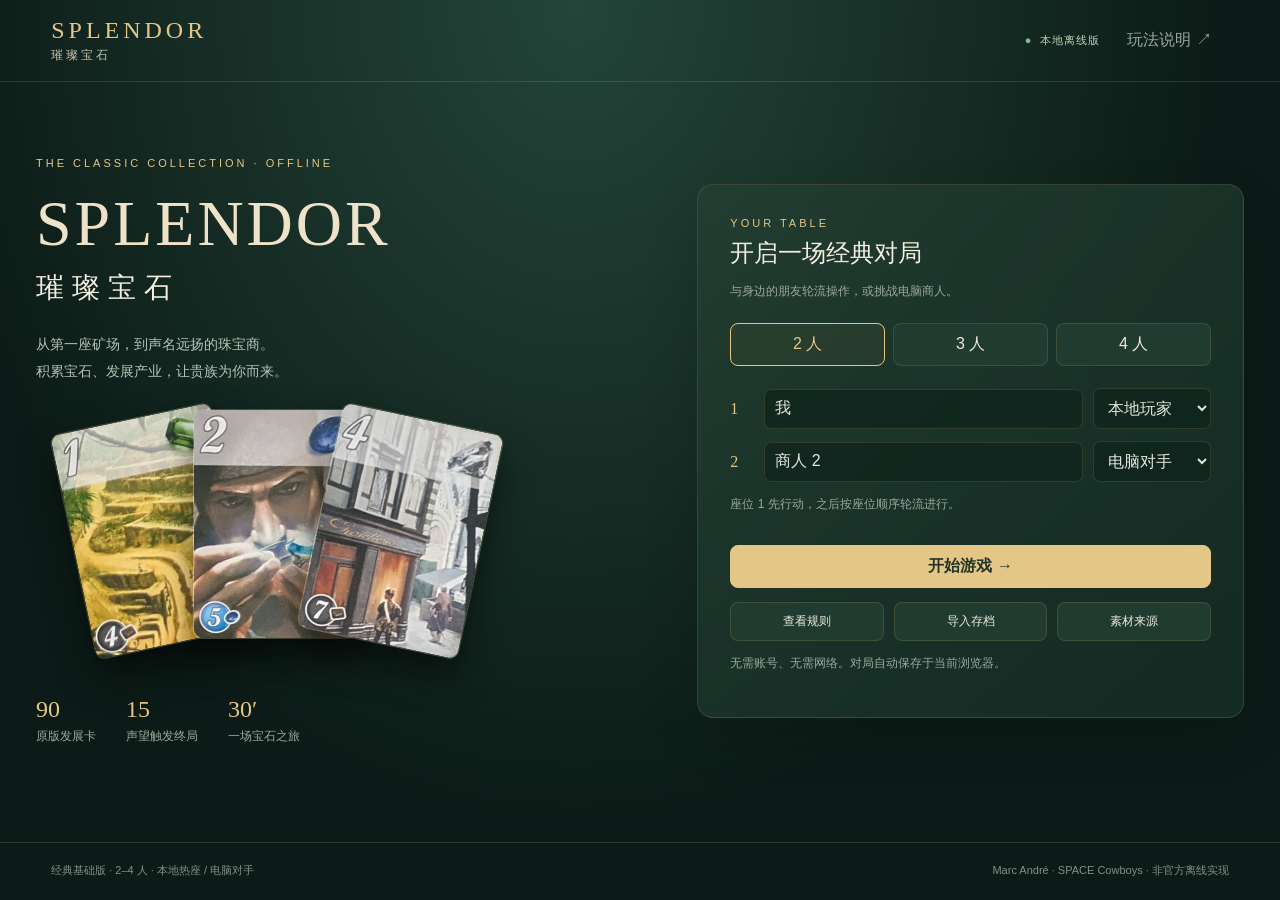
<file: splendor-original/index.html>
<!doctype html>
<html lang="zh-CN"><head><meta charset="utf-8"><meta name="viewport" content="width=device-width,initial-scale=1"><meta name="theme-color" content="#122922"><title>璀璨宝石 · 原版离线</title><link rel="icon" href="assets/icon.svg" type="image/svg+xml"><link rel="manifest" href="manifest.json"><link rel="stylesheet" href="css/style.css"><link rel="stylesheet" href="css/android.css"></head>
<body>
<header><a class="brand" href="index.html">SPLENDOR <span>璀璨宝石</span></a><nav><span id="offline-status">本地离线版</span><button class="quiet" id="rules">玩法说明 ↗</button><button class="quiet" id="menu" hidden>返回主菜单</button></nav></header>
<main id="app"></main><div id="notice" role="status" aria-live="polite"></div>
<dialog id="modal" aria-labelledby="modal-title"></dialog>
<footer>经典基础版 · 2–4 人 · 本地热座 / 电脑对手 <span>Marc André · SPACE Cowboys · 非官方离线实现</span></footer>
<script src="js/platform.js"></script><script src="js/data.js"></script><script src="js/engine.js"></script><script src="js/ai.js"></script><script src="js/ui.js"></script>
</body></html>
</file>
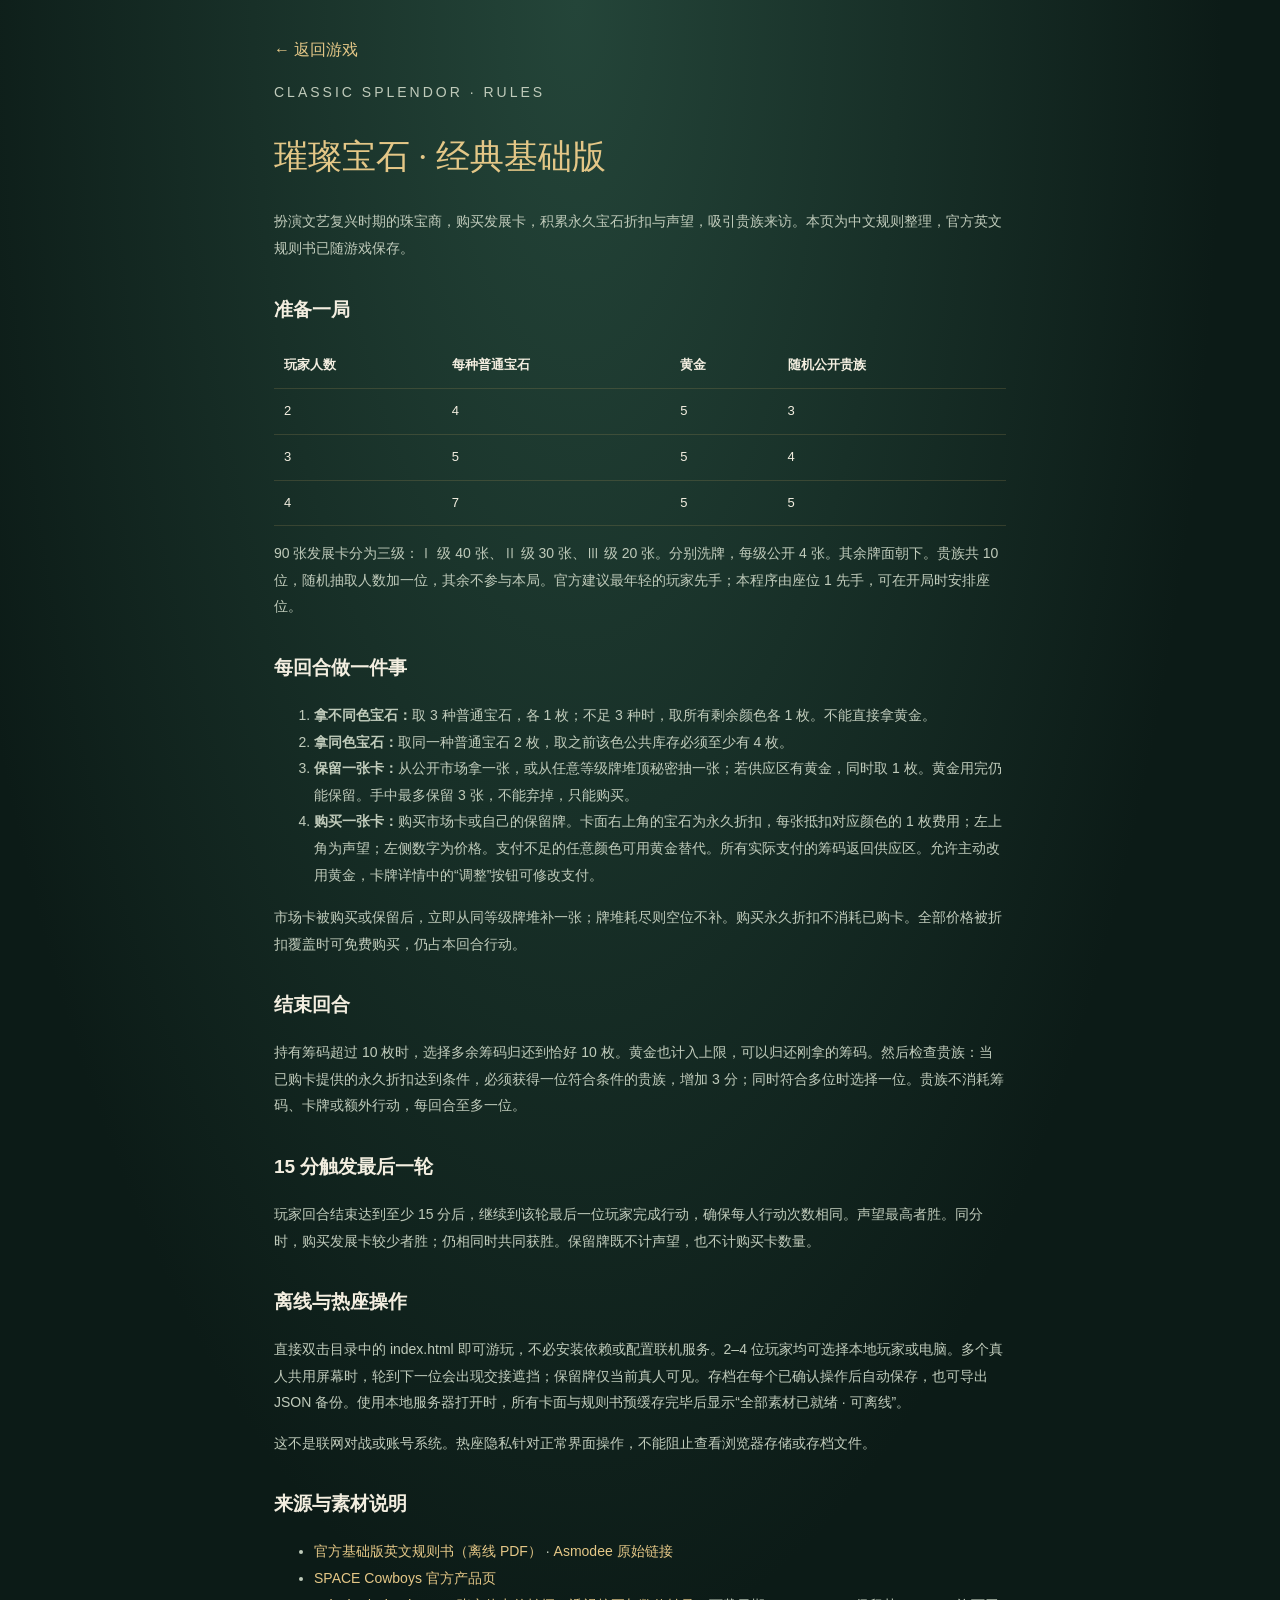
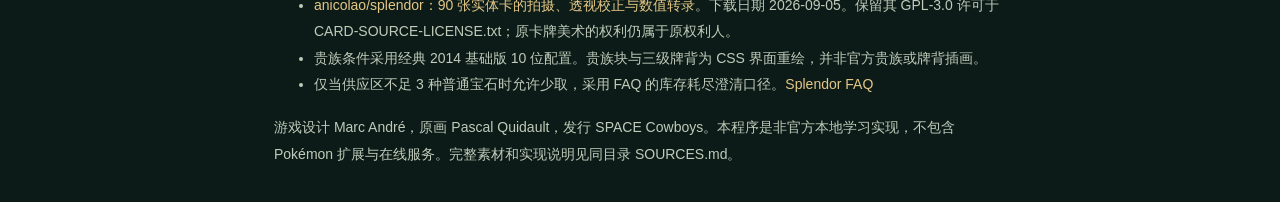
<file: splendor-original/docs/rules.html>
<!doctype html><html lang="zh-CN"><head><meta charset="utf-8"><meta name="viewport" content="width=device-width,initial-scale=1"><title>原版规则 · 璀璨宝石</title><link rel="stylesheet" href="../css/style.css"><link rel="stylesheet" href="../css/android.css"><script src="../js/platform.js"></script><link rel="icon" href="../assets/icon.svg"></head><body><article class="rules-content"><a href="../index.html">← 返回游戏</a><p class="eyebrow">CLASSIC SPLENDOR · RULES</p><h1>璀璨宝石 · 经典基础版</h1><p>扮演文艺复兴时期的珠宝商，购买发展卡，积累永久宝石折扣与声望，吸引贵族来访。本页为中文规则整理，官方英文规则书已随游戏保存。</p><h2>准备一局</h2><table><tr><th>玩家人数</th><th>每种普通宝石</th><th>黄金</th><th>随机公开贵族</th></tr><tr><td>2</td><td>4</td><td>5</td><td>3</td></tr><tr><td>3</td><td>5</td><td>5</td><td>4</td></tr><tr><td>4</td><td>7</td><td>5</td><td>5</td></tr></table><p>90 张发展卡分为三级：Ⅰ 级 40 张、Ⅱ 级 30 张、Ⅲ 级 20 张。分别洗牌，每级公开 4 张。其余牌面朝下。贵族共 10 位，随机抽取人数加一位，其余不参与本局。官方建议最年轻的玩家先手；本程序由座位 1 先手，可在开局时安排座位。</p><h2>每回合做一件事</h2><ol><li><strong>拿不同色宝石：</strong>取 3 种普通宝石，各 1 枚；不足 3 种时，取所有剩余颜色各 1 枚。不能直接拿黄金。</li><li><strong>拿同色宝石：</strong>取同一种普通宝石 2 枚，取之前该色公共库存必须至少有 4 枚。</li><li><strong>保留一张卡：</strong>从公开市场拿一张，或从任意等级牌堆顶秘密抽一张；若供应区有黄金，同时取 1 枚。黄金用完仍能保留。手中最多保留 3 张，不能弃掉，只能购买。</li><li><strong>购买一张卡：</strong>购买市场卡或自己的保留牌。卡面右上角的宝石为永久折扣，每张抵扣对应颜色的 1 枚费用；左上角为声望；左侧数字为价格。支付不足的任意颜色可用黄金替代。所有实际支付的筹码返回供应区。允许主动改用黄金，卡牌详情中的“调整”按钮可修改支付。</li></ol><p>市场卡被购买或保留后，立即从同等级牌堆补一张；牌堆耗尽则空位不补。购买永久折扣不消耗已购卡。全部价格被折扣覆盖时可免费购买，仍占本回合行动。</p><h2>结束回合</h2><p>持有筹码超过 10 枚时，选择多余筹码归还到恰好 10 枚。黄金也计入上限，可以归还刚拿的筹码。然后检查贵族：当已购卡提供的永久折扣达到条件，必须获得一位符合条件的贵族，增加 3 分；同时符合多位时选择一位。贵族不消耗筹码、卡牌或额外行动，每回合至多一位。</p><h2>15 分触发最后一轮</h2><p>玩家回合结束达到至少 15 分后，继续到该轮最后一位玩家完成行动，确保每人行动次数相同。声望最高者胜。同分时，购买发展卡较少者胜；仍相同时共同获胜。保留牌既不计声望，也不计购买卡数量。</p><h2>离线与热座操作</h2><p>直接双击目录中的 index.html 即可游玩，不必安装依赖或配置联机服务。2–4 位玩家均可选择本地玩家或电脑。多个真人共用屏幕时，轮到下一位会出现交接遮挡；保留牌仅当前真人可见。存档在每个已确认操作后自动保存，也可导出 JSON 备份。使用本地服务器打开时，所有卡面与规则书预缓存完毕后显示“全部素材已就绪 · 可离线”。</p><p>这不是联网对战或账号系统。热座隐私针对正常界面操作，不能阻止查看浏览器存储或存档文件。</p><h2 id="sources">来源与素材说明</h2><ul><li><a href="Splendor-EN.pdf">官方基础版英文规则书（离线 PDF）</a> · <a href="https://cdn.svc.asmodee.net/production-unboxnowcom/uploads/2022/02/Splendor-EN.pdf">Asmodee 原始链接</a></li><li><a href="https://www.spacecowboys-games.com/game/splendor/">SPACE Cowboys 官方产品页</a></li><li><a href="https://github.com/anicolao/splendor">anicolao/splendor：90 张实体卡的拍摄、透视校正与数值转录</a>。下载日期 2026-09-05。保留其 GPL-3.0 许可于 CARD-SOURCE-LICENSE.txt；原卡牌美术的权利仍属于原权利人。</li><li>贵族条件采用经典 2014 基础版 10 位配置。贵族块与三级牌背为 CSS 界面重绘，并非官方贵族或牌背插画。</li><li>仅当供应区不足 3 种普通宝石时允许少取，采用 FAQ 的库存耗尽澄清口径。<a href="https://rules.dized.com/game/vdDSzuu4RsC8F45PsW0TKw/faq">Splendor FAQ</a></li></ul><p>游戏设计 Marc André，原画 Pascal Quidault，发行 SPACE Cowboys。本程序是非官方本地学习实现，不包含 Pokémon 扩展与在线服务。完整素材和实现说明见同目录 SOURCES.md。</p></article></body></html>
</file>
<file: splendor-original/css/style.css>
:root{color-scheme:dark;--bg:#0c1b17;--panel:#142c24;--line:#b79b5c35;--gold:#e4c787;--muted:#9aa99e;--white:#e5e8df;--blue:#4e9bd9;--green:#4aaa7b;--red:#df6a67;--black:#535360}*{box-sizing:border-box}body{margin:0;background:radial-gradient(ellipse at 45% 0,#244539 0,transparent 65%),var(--bg);color:#f3eee0;font-family:Segoe UI,Microsoft YaHei,sans-serif;min-height:100vh}button,input,select{font:inherit}button,a,input,select{touch-action:manipulation}button{cursor:pointer;border:1px solid var(--line);border-radius:8px;background:#203c31;color:#eee8d9;padding:10px 16px;transition:background .15s,transform .15s}button:hover:not(:disabled){background:#315445;transform:translateY(-1px)}button:disabled{opacity:.4;cursor:not-allowed}button:focus-visible,a:focus-visible,input:focus-visible,select:focus-visible{outline:3px solid var(--gold);outline-offset:3px}.primary{background:var(--gold);color:#233426;border-color:var(--gold);font-weight:700}.primary:hover:not(:disabled){background:#f4dda9}.quiet{background:transparent;border-color:transparent;color:var(--muted)}a{color:var(--gold);text-decoration:none}header{height:82px;border-bottom:1px solid var(--line);display:flex;align-items:center;justify-content:space-between;padding:0 4vw;gap:16px}.brand{font-family:Georgia,serif;font-size:24px;letter-spacing:4px;color:var(--gold)}.brand span{font:12px Microsoft YaHei,sans-serif;letter-spacing:3px;display:block;color:#c9c5ad;margin-top:3px}nav{display:flex;align-items:center;gap:10px}#offline-status{font-size:11px;letter-spacing:1px;color:#bed1b6}#offline-status:before{content:'●';color:#83bc8b;margin-right:8px}main{max-width:1360px;margin:0 auto;padding:30px 36px;min-height:calc(100vh - 140px)}footer{display:flex;justify-content:space-between;gap:14px;padding:20px 4vw;color:#7e9284;font-size:11px;border-top:1px solid var(--line)}.eyebrow{color:var(--gold);letter-spacing:3px;font-size:11px;text-transform:uppercase}.setup{display:grid;grid-template-columns:1.1fr 1fr;gap:60px;align-items:center;padding:45px 0}.intro h1{font:64px Georgia,serif;letter-spacing:3px;margin:18px 0 8px;color:#eee3c8}.intro h2{font-size:28px;font-weight:400;letter-spacing:8px;margin:0 0 24px}.intro p{line-height:1.9;color:#b5c2b4;max-width:430px;font-size:14px}.art-fan{height:255px;position:relative;margin:32px 0 25px}.art-fan img{position:absolute;top:0;width:165px;border-radius:10px;box-shadow:0 18px 35px #0008;border:1px solid #d7bd7844;transform:rotate(-12deg);left:35px}.art-fan img:nth-child(2){left:157px;transform:rotate(0);top:-7px}.art-fan img:nth-child(3){left:282px;transform:rotate(12deg)}.statline{display:flex;gap:30px;color:#96ab9d;font-size:12px}.statline strong{display:block;color:var(--gold);font:24px Georgia;margin-bottom:5px}.setup-panel{background:linear-gradient(140deg,#243f32cc,#142b24);padding:32px;border:1px solid var(--line);border-radius:16px;box-shadow:0 20px 50px #0002}.setup-panel h2{margin:8px 0;font-size:24px;font-weight:500}.subtle{font-size:12px;color:var(--muted);line-height:1.7}.seg{display:flex;gap:8px;margin:22px 0}.seg button{flex:1}.seg .active{border-color:var(--gold);color:var(--gold);background:#5d59332b}.seat{display:grid;grid-template-columns:24px 1fr 118px;align-items:center;gap:10px;margin:12px 0}.seat>span{color:var(--gold);font-family:Georgia}.seat input,.seat select{min-width:0;width:100%;border:1px solid var(--line);padding:10px;background:#0c211aaa;border-radius:7px;color:#e4e7dc}.wide{width:100%;margin-top:18px}.setup-links{display:flex;gap:10px;flex-wrap:wrap;margin-top:14px}.setup-links button{flex:1;font-size:12px}.table-top{display:flex;justify-content:space-between;gap:15px;align-items:center;margin-bottom:20px}.table-top h1{margin:6px 0;font-size:24px;font-weight:500}.turn-pill{background:#d8bb7720;color:var(--gold);border:1px solid var(--line);border-radius:25px;padding:10px 16px;font-size:12px}.layout{display:grid;grid-template-columns:minmax(0,1fr) 286px;gap:24px}.section-title{display:flex;justify-content:space-between;align-items:center;font-size:10px;letter-spacing:2px;color:#a4b7a7;margin:0 0 12px}.section-title span{letter-spacing:0;font-size:11px}.nobles{display:flex;gap:10px;margin-bottom:22px}.noble{flex:1;max-width:180px;background:linear-gradient(145deg,#594e32,#24392a);border:1px solid #ad965557;border-radius:9px;padding:10px 12px;position:relative;min-height:92px}.noble .crown{font-size:25px;color:var(--gold);display:block;margin-bottom:6px}.noble .vp{position:absolute;right:13px;top:10px;font:24px Georgia;color:var(--gold)}.noble small{font-size:9px;color:#c3bea0}.noble.eligible{outline:2px solid var(--gold);cursor:pointer}.costs{display:flex;gap:5px;flex-wrap:wrap}.gem{display:inline-flex;align-items:center;justify-content:center;min-width:24px;height:24px;border-radius:6px;background:var(--c);color:#fff;font-size:12px;font-weight:700;text-shadow:0 1px 2px #0009;border:1px solid #ffffff45}.gem.white{color:#344035;text-shadow:none}.market-row{display:grid;grid-template-columns:82px repeat(4,minmax(0,1fr));gap:12px;margin-bottom:14px;align-items:stretch}.deck{background:repeating-linear-gradient(45deg,transparent,transparent 8px,#d4b87309 8px,#d4b87309 9px),linear-gradient(135deg,#354e35,#152d24);border:1px solid #c3a76a77;border-radius:9px;display:flex;flex-direction:column;align-items:center;justify-content:center;color:#cfbc8b;padding:8px;font-size:11px;min-height:150px}.deck.level2{background-color:#5e4d20}.deck.level3{background-color:#254761}.deck b{font:32px Georgia;margin:6px}.deck .diamond{font-size:25px}.deck small{margin-top:12px;font-size:10px;color:#aab99e}.card{padding:0;position:relative;border:1px solid #c5b07355;border-radius:9px;overflow:hidden;background:#0d1b17;aspect-ratio:630/880;box-shadow:0 5px 12px #0003;display:block}.card img{width:100%;height:100%;display:block;object-fit:cover}.card.affordable{outline:2px solid #d6c180;outline-offset:1px}.card .buy-tag{position:absolute;bottom:0;right:0;font-size:9px;background:#e2c984;color:#1d3222;border-radius:6px 0 0 0;padding:3px 7px}.card:after{content:'';position:absolute;inset:0;box-shadow:inset 0 0 10px #0004;border-radius:8px;pointer-events:none}.empty-card{border:1px dashed #ffffff15;border-radius:9px}.bank{background:#122a21;border:1px solid var(--line);border-radius:12px;padding:18px;margin-top:20px}.bank-coins{display:flex;justify-content:space-around;gap:8px}.coin-wrap{text-align:center;flex:1}.coin{width:54px;height:54px;border-radius:50%;background:radial-gradient(circle at 35% 25%,#ffffff50,transparent 50%),var(--c);border:4px double #fff8;box-shadow:0 4px 0 #0005,0 6px 10px #0004;padding:0;color:#fff;font-size:22px;position:relative;text-shadow:0 1px 3px #000}.coin:hover:not(:disabled){background-color:var(--c)}.coin.white{color:#344035;text-shadow:none}.coin.selected{outline:3px solid var(--gold);outline-offset:4px}.coin small{position:absolute;right:-6px;bottom:-4px;background:#10231c;border:1px solid #bca76b;border-radius:50%;width:22px;height:22px;font-size:11px;display:grid;place-items:center;color:white;text-shadow:none}.coin-wrap>span{font-size:10px;color:#a9baac;display:block;margin-top:12px}.take-actions{display:flex;gap:8px;align-items:center;margin-top:16px;justify-content:space-between}.take-actions button{font-size:12px;padding:8px 12px}.take-actions .subtle{font-size:10px;flex:1}.player{background:#11271f;border:1px solid var(--line);border-radius:10px;padding:15px;margin-bottom:10px}.player.current{border-color:#d1b56e;background:linear-gradient(140deg,#364631,#142c24)}.player-head{display:flex;justify-content:space-between;align-items:center;margin-bottom:10px;font-size:14px}.player-head strong{color:var(--gold);font:25px Georgia}.player-head small{font:10px Segoe UI;color:#aaa}.player-label{font-size:9px;color:var(--muted);margin:10px 0 5px}.inventory{display:flex;gap:7px}.inventory .gem{flex:1;min-width:0}.owned-list{margin-top:10px}.owned-list summary{font-size:11px;color:#aaa;cursor:pointer}.owned-list p{font-size:11px;line-height:1.8}.hand{display:flex;gap:8px;margin-top:10px}.hand .card{width:calc((100% - 16px)/3)}.hidden-hand{color:#8c9f91;border:1px dashed #75867355;padding:13px;border-radius:7px;font-size:11px;margin-top:12px}.log{margin:18px 0;font-size:11px;line-height:1.8;color:#94a797}.log p{margin:6px 0;padding-bottom:6px;border-bottom:1px solid #ffffff08}.sidebar-actions{display:flex;gap:6px}.sidebar-actions button{font-size:11px;flex:1;padding:8px}.final-banner{background:#e0c586;color:#233626;padding:20px;border-radius:12px;margin-bottom:20px}.final-banner h2{margin:0 0 8px}.final-banner p{margin:0;font-size:13px}dialog{border:1px solid #bca26b88;border-radius:16px;background:#142b23;color:#eee8d8;padding:28px;width:min(600px,94vw);max-height:90vh;overflow:auto;box-shadow:0 30px 100px #0009}dialog::backdrop{background:#050e0bd9;backdrop-filter:blur(6px)}dialog h2{margin:0 0 12px;font-size:22px;font-weight:500}.modal-card{display:grid;grid-template-columns:190px 1fr;gap:24px}.modal-card>img{width:100%;border-radius:10px}.modal-actions{display:flex;gap:8px;flex-wrap:wrap;margin-top:20px}.modal-actions button{flex:1}.pay-row{display:flex;justify-content:space-between;align-items:center;margin:8px 0;font-size:12px}.pay-row button{padding:4px 8px;font-size:11px}.return-coins{display:flex;gap:8px;margin:22px 0;justify-content:center}.handoff{text-align:center;padding:20px 10px}.handoff .crown{font-size:40px;color:var(--gold)}#notice{position:fixed;bottom:24px;left:50%;transform:translateX(-50%);background:#e6ce92;color:#1e3124;border-radius:8px;padding:12px 22px;z-index:10;font-size:13px;box-shadow:0 5px 30px #0005}#notice:empty{display:none}.rules-content{max-width:780px;margin:35px auto;line-height:1.9;padding:0 24px}.rules-content h1{font:34px Georgia,Microsoft YaHei;color:var(--gold)}.rules-content h2{font-size:19px;margin-top:30px}.rules-content p,.rules-content li{color:#c0cbbb;font-size:14px}.rules-content table{border-collapse:collapse;width:100%;font-size:13px}.rules-content th,.rules-content td{padding:10px;border-bottom:1px solid var(--line);text-align:left}
@media(min-width:761px){main:has(.layout){max-width:1120px;padding-top:20px}.market-row{grid-template-columns:58px repeat(4,minmax(0,1fr));gap:14px}.market-row .card{width:100%;max-height:180px}.market-row .card img{object-fit:contain}.deck{min-height:130px}.nobles{margin-bottom:16px}.noble{min-height:80px}.noble .crown{font-size:20px;margin-bottom:3px}.bank{padding:14px}.bank .coin{width:44px;height:44px}.bank .take-actions{margin-top:12px}.table-top{margin-bottom:14px}.sidebar{position:sticky;top:20px;align-self:start}}
@media(max-width:1050px){main{padding:22px}.layout{grid-template-columns:minmax(0,1fr) 240px;gap:16px}.market-row{grid-template-columns:60px repeat(4,minmax(0,1fr));gap:9px}.deck{min-height:125px}.setup{gap:30px}.intro h1{font-size:48px}.art-fan{transform:scale(.8);transform-origin:left center}.setup-panel{padding:24px}.coin{width:45px;height:45px}.noble{padding:8px}.gem{min-width:20px;height:22px}}
@media(max-width:760px){header{height:70px;padding:0 18px}.brand{font-size:20px}.brand span{font-size:10px}nav{gap:2px}nav button{font-size:11px;padding:8px}#offline-status{display:none}main{padding:20px 14px}.setup{grid-template-columns:1fr;padding:5px 0;gap:24px}.intro h1{font-size:44px;margin-top:12px}.intro h2{font-size:23px;margin-bottom:12px}.intro p{font-size:13px}.art-fan{display:none}.statline{margin-top:20px}.setup-panel{padding:24px}.layout{grid-template-columns:1fr}.sidebar{display:grid;grid-template-columns:repeat(2,minmax(0,1fr));gap:8px}.player{padding:12px;margin:0}.sidebar-bottom{grid-column:1/-1}.market-row{grid-template-columns:45px repeat(4,minmax(0,1fr));gap:7px;margin-bottom:10px}.deck{min-height:95px;font-size:9px;padding:4px}.deck b{font-size:24px}.deck small{font-size:8px;margin-top:6px}.deck .diamond{font-size:18px}.card{border-radius:6px}.nobles{gap:6px;margin-bottom:18px}.noble{padding:7px 6px;min-height:82px}.noble .gem{min-width:17px;height:19px;font-size:10px}.noble .costs{gap:3px}.noble .vp{right:7px;font-size:20px}.noble .crown{font-size:20px}.noble small{font-size:8px}.table-top h1{font-size:20px}.turn-pill{font-size:10px;padding:8px 10px}.bank{padding:14px;margin-top:14px}.coin{width:43px;height:43px;font-size:19px}.coin-wrap>span{font-size:9px}.take-actions{flex-wrap:wrap}.take-actions .subtle{flex-basis:100%}.modal-card{grid-template-columns:130px 1fr;gap:16px}dialog{padding:20px}.modal-card h2{font-size:18px}.return-coins{gap:10px;flex-wrap:wrap}footer{font-size:9px;flex-direction:column;gap:7px}.inventory{gap:4px}.gem{font-size:11px}.player-head{font-size:12px}}
</file>
<file: splendor-original/css/android.css>
/* Tablet app layout. Desktop browser styles remain available in style.css. */
.android-app body{font-family:Roboto,"Noto Sans CJK SC",sans-serif}
.ios-app body{font-family:-apple-system,BlinkMacSystemFont,"PingFang SC",sans-serif}
.ios-app button{min-height:48px}
.ios-app .card,.ios-app .noble,.ios-app .deck{min-height:0}
.ios-app .subtle{font-size:14px}
.ios-app .seat input,.ios-app .seat select{min-height:48px;font-size:16px}
.ios-app header{height:56px;padding:0 20px}
.ios-app footer{display:none}
.ios-app main{min-height:calc(100dvh - 56px)}
.android-app button{min-height:48px}
.android-app .card,.android-app .noble,.android-app .deck{min-height:0}
.android-app .subtle{font-size:14px}
.android-app .seat input,.android-app .seat select{min-height:48px;font-size:16px}
.android-app header{height:56px;padding:0 20px}
.android-app footer{display:none}
.android-app main{min-height:calc(100dvh - 56px)}
.android-app .setup{padding:24px 0}
.android-app .setup-links button{font-size:14px}
.android-app .modal-actions button{min-height:52px;font-size:16px}
.android-app .pay-row{font-size:15px;gap:12px}
.android-app .pay-row button{min-width:60px;min-height:48px;font-size:14px}
.android-app dialog{width:min(740px,94vw);padding:24px;max-height:90dvh}
.android-app .modal-card{grid-template-columns:minmax(150px,260px) minmax(0,1fr)}
.android-app .modal-card>img{max-height:64dvh;object-fit:contain}
.android-app .return-coins .coin{width:58px;height:58px}
.android-app .handoff{padding:32px 16px}
.android-app .rules-content{max-width:900px}
.android-app .rules-content p,.android-app .rules-content li{font-size:17px}

@media (min-width:900px) and (min-height:680px) and (orientation:landscape){
 .android-app .game-active main{height:calc(100dvh - 56px);min-height:0;max-width:1800px;padding:10px 18px 12px;display:flex;flex-direction:column}
 .android-app .table-top{flex:none;height:50px;margin:0 0 8px}
 .android-app .table-top h1{font-size:22px;margin:3px 0}
 .android-app .table-top .eyebrow{font-size:10px}
 .android-app .layout{flex:1;min-height:0;grid-template-columns:minmax(0,1fr) clamp(270px,27vw,380px);gap:18px}
 .android-app .layout>section{min-height:0;display:grid;grid-template-rows:16px 72px 16px repeat(3,minmax(0,1fr)) 156px;gap:6px}
 .android-app .section-title{font-size:11px;letter-spacing:1px;margin:0}
 .android-app .section-title span{font-size:11px}
 .android-app .nobles{margin:0;gap:10px;min-height:0}
 .android-app .noble{max-width:none;padding:5px 10px;min-height:0}
 .android-app .noble .crown{font-size:17px;margin:0}
 .android-app .noble .vp{font-size:24px;top:5px}
 .android-app .noble small{display:none}
 .android-app .noble .gem{min-width:24px;height:24px;font-size:13px}
 .android-app .market-row{min-height:0;grid-template-columns:54px repeat(4,minmax(0,1fr));gap:10px;margin:0}
 .android-app .market-row .card{height:100%;width:100%;max-height:none;min-height:0;aspect-ratio:auto}
 .android-app .market-row .card img{object-fit:contain}
 .android-app .deck{min-height:0;padding:4px;font-size:11px}
 .android-app .deck b{font-size:25px;margin:2px}
 .android-app .deck .diamond{display:none}
 .android-app .deck small{font-size:10px;margin-top:5px}
 .android-app .bank{margin:0;padding:7px 12px;min-height:0}
 .android-app .bank>.section-title{height:17px}
 .android-app .bank .coin{height:48px;width:48px;min-height:48px;font-size:20px}
 .android-app .bank-coins{gap:10px}
 .android-app .coin-wrap>span{margin-top:4px;font-size:11px}
 .android-app .bank .take-actions{margin-top:4px;gap:10px}
 .android-app .take-actions .subtle{font-size:11px;line-height:1.4}
 .android-app .take-actions button{min-height:48px;padding:6px 18px;font-size:14px}
 .android-app .sidebar{position:static;min-height:0;max-height:100%;overflow-y:auto;overscroll-behavior:contain;padding-right:4px}
 .android-app .player{padding:10px 12px;margin-bottom:8px}
 .android-app .player-head{font-size:15px;margin-bottom:4px}
 .android-app .player-label{font-size:11px;margin:6px 0 4px}
 .android-app .inventory .gem{height:26px;font-size:14px}
 .android-app .player:not(.current) .hidden-hand{padding:6px;margin-top:7px}
 .android-app .player:not(.current) .owned-list{margin-top:6px}
 .android-app .sidebar-actions{flex-wrap:wrap}
 .android-app .sidebar-actions button{font-size:12px;padding:6px;min-height:44px}
 .android-app .log{font-size:12px;margin:12px 0}
 .android-app .final-banner{flex:none;padding:12px;margin-bottom:8px}
}
@media (orientation:portrait), (max-width:899px){
 .android-app .game-active main{padding:16px;max-width:100%}
 .android-app .layout{grid-template-columns:1fr}
 .android-app .sidebar{position:static;display:grid;grid-template-columns:repeat(2,minmax(0,1fr));gap:10px}
 .android-app .sidebar-bottom{grid-column:1/-1}
 .android-app .market-row{grid-template-columns:48px repeat(4,minmax(0,1fr));gap:8px}
 .android-app .market-row .card{max-height:none;aspect-ratio:630/880}
 .android-app .bank{position:sticky;bottom:0;z-index:2;box-shadow:0 -6px 20px #0006}
 .android-app .bank .coin{width:52px;height:52px}
 .android-app .bank .take-actions button{min-height:48px}
 .android-app .section-title span{max-width:58%;text-align:right;letter-spacing:0}
 .android-app .setup{grid-template-columns:1fr;gap:20px}
 .android-app .intro .art-fan{display:none}
 .android-app .intro h1{font-size:44px}
}
@media(max-width:600px){
 .android-app .brand{font-size:18px;letter-spacing:2px}
 .android-app header{padding:0 12px}
 .android-app nav button{font-size:12px;padding:6px;min-height:48px}
 .android-app .game-active main{padding:12px}
 .android-app .modal-card{grid-template-columns:120px minmax(0,1fr);gap:14px}
 .android-app .modal-card .subtle{font-size:12px}
 .android-app .bank .coin{width:42px;height:48px}
 .android-app .coin-wrap>span{font-size:10px}
 .android-app .return-coins .coin{width:48px;height:48px}
 .android-app .nobles{gap:5px}
 .android-app .noble{padding:6px}
}
</file>
